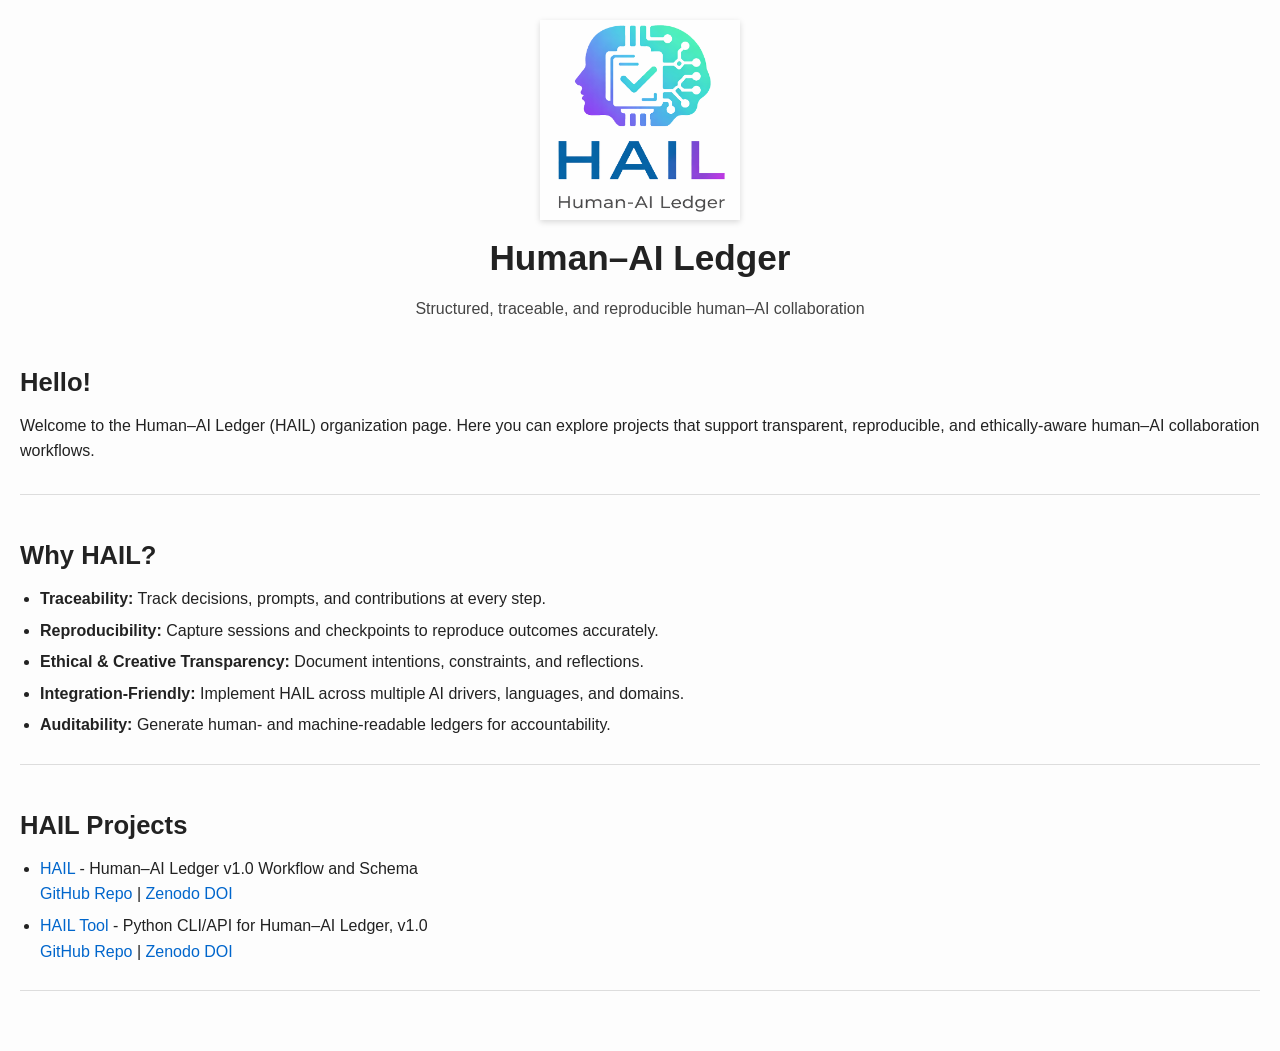
<file: index.html>
<!DOCTYPE html>
<html lang="en">
<head>
  <meta charset="UTF-8">
  <title>HAIL - Human–AI Ledger</title>
  <link rel="stylesheet" href="style.css">
  <link rel="icon" type="image/png" sizes="48x48" href="HAIL-fav48.png">
  <link rel="icon" type="image/png" sizes="32x32" href="HAIL-fav32.png">
  <meta name="google-site-verification" content="PjX4Dkv3KrE0tCdQ_hXOQ3Shh1joqhOG4mzCaAuvVgo" />
</head>
<body>
  <header>
    <img src="HAIL.png" alt="HAIL Logo" style="height:200px; width:auto;">
    <h1>Human–AI Ledger</h1>
    <p>Structured, traceable, and reproducible human–AI collaboration</p>
  </header>

  <main>
    <section id="hello">
      <h2>Hello!</h2>
      <p>Welcome to the Human–AI Ledger (HAIL) organization page. Here you can explore projects that 
         support transparent, reproducible, and ethically-aware human–AI collaboration workflows.</p>
    </section>

    <section id="benefits">
      <h2>Why HAIL?</h2>
      <ul>
        <li><strong>Traceability:</strong> Track decisions, prompts, and contributions at every step.</li>
        <li><strong>Reproducibility:</strong> Capture sessions and checkpoints to reproduce outcomes accurately.</li>
        <li><strong>Ethical & Creative Transparency:</strong> Document intentions, constraints, and reflections.</li>
        <li><strong>Integration-Friendly:</strong> Implement HAIL across multiple AI drivers, languages, and domains.</li>
        <li><strong>Auditability:</strong> Generate human- and machine-readable ledgers for accountability.</li>
      </ul>
    </section>

    <section id="projects">
      <h2>HAIL Projects</h2>
      <ul>
        <li> 
          <a href="repos/hail.html">HAIL</a> - Human–AI Ledger v1.0 Workflow and Schema
          <br>
          <a href="https://github.com/human-ai-ledger/HAIL">GitHub Repo</a> | 
          <a href="https://doi.org/10.5281/zenodo.17597705">Zenodo DOI</a>
        </li>
        <li>
          <a href="repos/hail-tool.html">HAIL Tool</a> - Python CLI/API for Human–AI Ledger, v1.0
          <br>
          <a href="https://github.com/human-ai-ledger/hail-tool">GitHub Repo</a> | 
          <a href="https://doi.org/10.5281/zenodo.17597705">Zenodo DOI</a>
        </li>
        <!-- Add more repos here -->
      </ul>
    </section>
  </main>
</body>
</html>
</file>
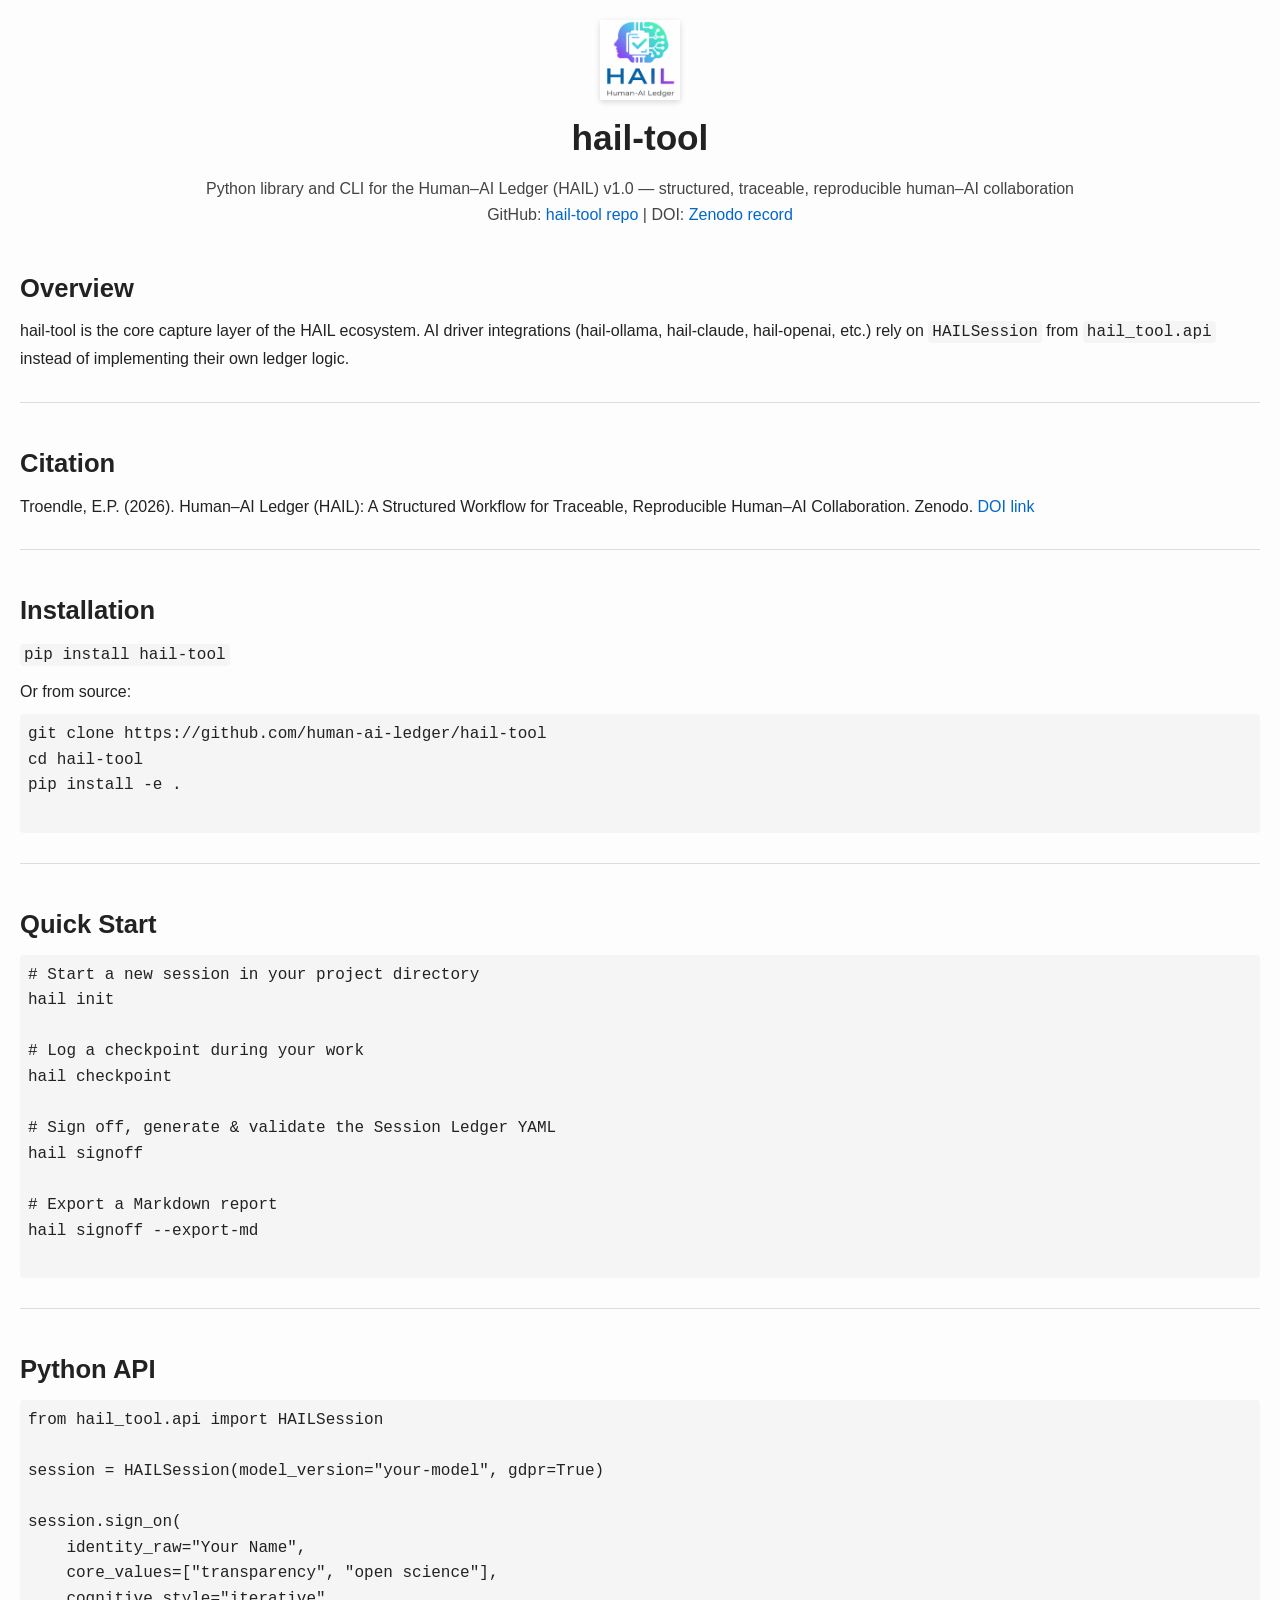
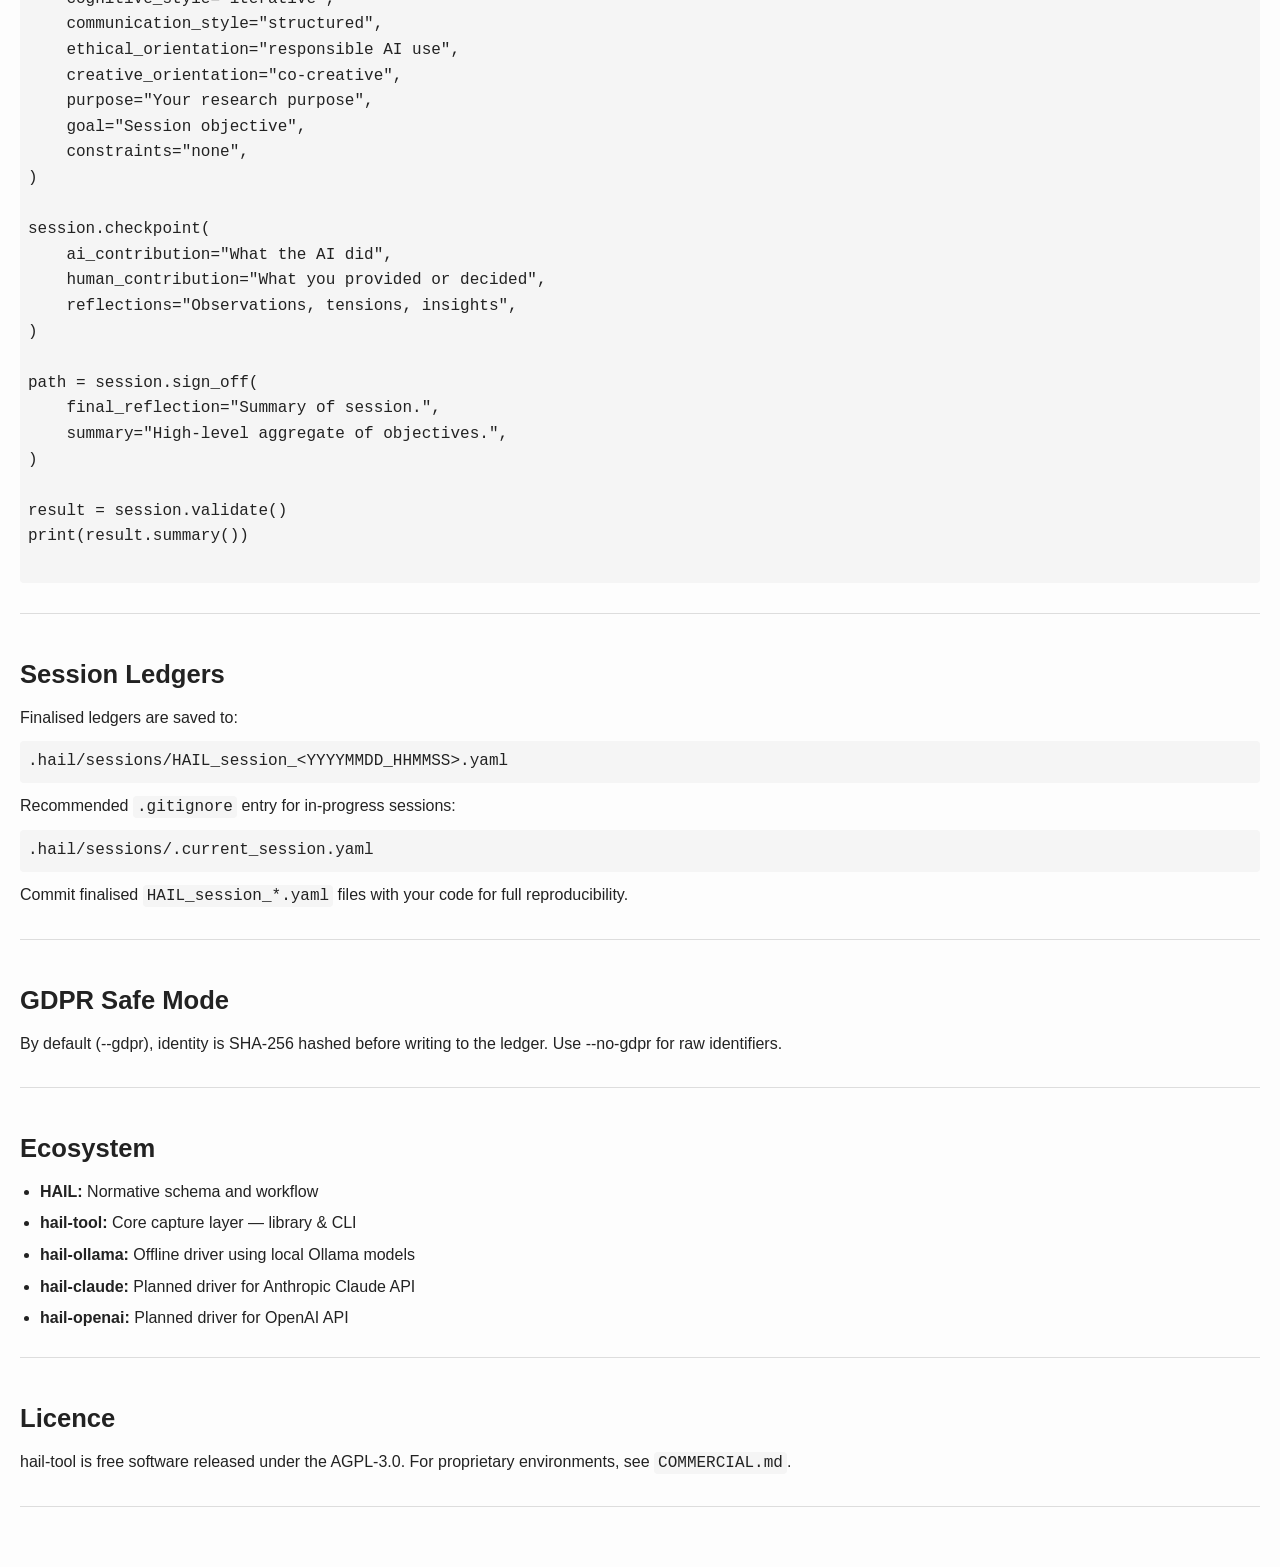
<file: repos/hail-tool.html>
<!DOCTYPE html>
<html lang="en">
<head>
  <meta charset="UTF-8">
  <title>hail-tool - Human–AI Ledger</title>
  <link rel="stylesheet" href="../style.css">
  <link rel="icon" type="image/png" sizes="32x32" href="../HAIL-32.png">
  <link rel="icon" type="image/png" sizes="16x16" href="../HAIL-16.png">
</head>
<header>
  <a href="https://human-ai-ledger.github.io/">
    <img src="../HAIL.png" alt="HAIL Logo" style="height:80px; width:auto;">
  </a>
  <h1>hail-tool</h1>
  <p>Python library and CLI for the Human–AI Ledger (HAIL) v1.0 — structured, traceable, reproducible human–AI collaboration</p>
  <p>
    GitHub: <a href="https://github.com/human-ai-ledger/hail-tool">hail-tool repo</a> |
    DOI: <a href="https://doi.org/10.5281/zenodo.17597705">Zenodo record</a>
  </p>
</header>
<section>
  <h2>Overview</h2>
  <p>hail-tool is the core capture layer of the HAIL ecosystem. AI driver integrations 
     (hail-ollama, hail-claude, hail-openai, etc.) rely on <code>HAILSession</code> 
     from <code>hail_tool.api</code> instead of implementing their own ledger logic.</p>
</section>
<section>
  <h2>Citation</h2>
  <p>Troendle, E.P. (2026). Human–AI Ledger (HAIL): A Structured Workflow for Traceable, Reproducible Human–AI Collaboration. Zenodo. 
     <a href="https://doi.org/10.5281/zenodo.17597705">DOI link</a></p>
</section>
<section>
  <h2>Installation</h2>
  <p><code>pip install hail-tool</code></p>
  <p>Or from source:</p>
  <pre>
git clone https://github.com/human-ai-ledger/hail-tool
cd hail-tool
pip install -e .
  </pre>
</section>
<section>
  <h2>Quick Start</h2>
  <pre>
# Start a new session in your project directory
hail init

# Log a checkpoint during your work
hail checkpoint

# Sign off, generate & validate the Session Ledger YAML
hail signoff

# Export a Markdown report
hail signoff --export-md
  </pre>
</section>
<section>
  <h2>Python API</h2>
  <pre>
from hail_tool.api import HAILSession

session = HAILSession(model_version="your-model", gdpr=True)

session.sign_on(
    identity_raw="Your Name",
    core_values=["transparency", "open science"],
    cognitive_style="iterative",
    communication_style="structured",
    ethical_orientation="responsible AI use",
    creative_orientation="co-creative",
    purpose="Your research purpose",
    goal="Session objective",
    constraints="none",
)

session.checkpoint(
    ai_contribution="What the AI did",
    human_contribution="What you provided or decided",
    reflections="Observations, tensions, insights",
)

path = session.sign_off(
    final_reflection="Summary of session.",
    summary="High-level aggregate of objectives.",
)

result = session.validate()
print(result.summary())
  </pre>
</section>

<section>
  <h2>Session Ledgers</h2>
  <p>Finalised ledgers are saved to:</p>
  <pre>.hail/sessions/HAIL_session_&lt;YYYYMMDD_HHMMSS&gt;.yaml</pre>
  <p>Recommended <code>.gitignore</code> entry for in-progress sessions:</p>
  <pre>.hail/sessions/.current_session.yaml</pre>
  <p>Commit finalised <code>HAIL_session_*.yaml</code> files with your code for full reproducibility.</p>
</section>

<section>
  <h2>GDPR Safe Mode</h2>
<p>By default (--gdpr), identity is SHA-256 hashed before writing to the ledger. Use --no-gdpr for raw identifiers.</p>
</section>

<section>
  <h2>Ecosystem</h2>
  <ul>
    <li><strong>HAIL:</strong> Normative schema and workflow</li>
    <li><strong>hail-tool:</strong> Core capture layer — library & CLI</li>
    <li><strong>hail-ollama:</strong> Offline driver using local Ollama models</li>
    <li><strong>hail-claude:</strong> Planned driver for Anthropic Claude API</li>
    <li><strong>hail-openai:</strong> Planned driver for OpenAI API</li>
  </ul>
</section>

<section>
  <h2>Licence</h2>
  <p>hail-tool is free software released under the AGPL-3.0.  
     For proprietary environments, see <code>COMMERCIAL.md</code>.</p>
</section>
</file>
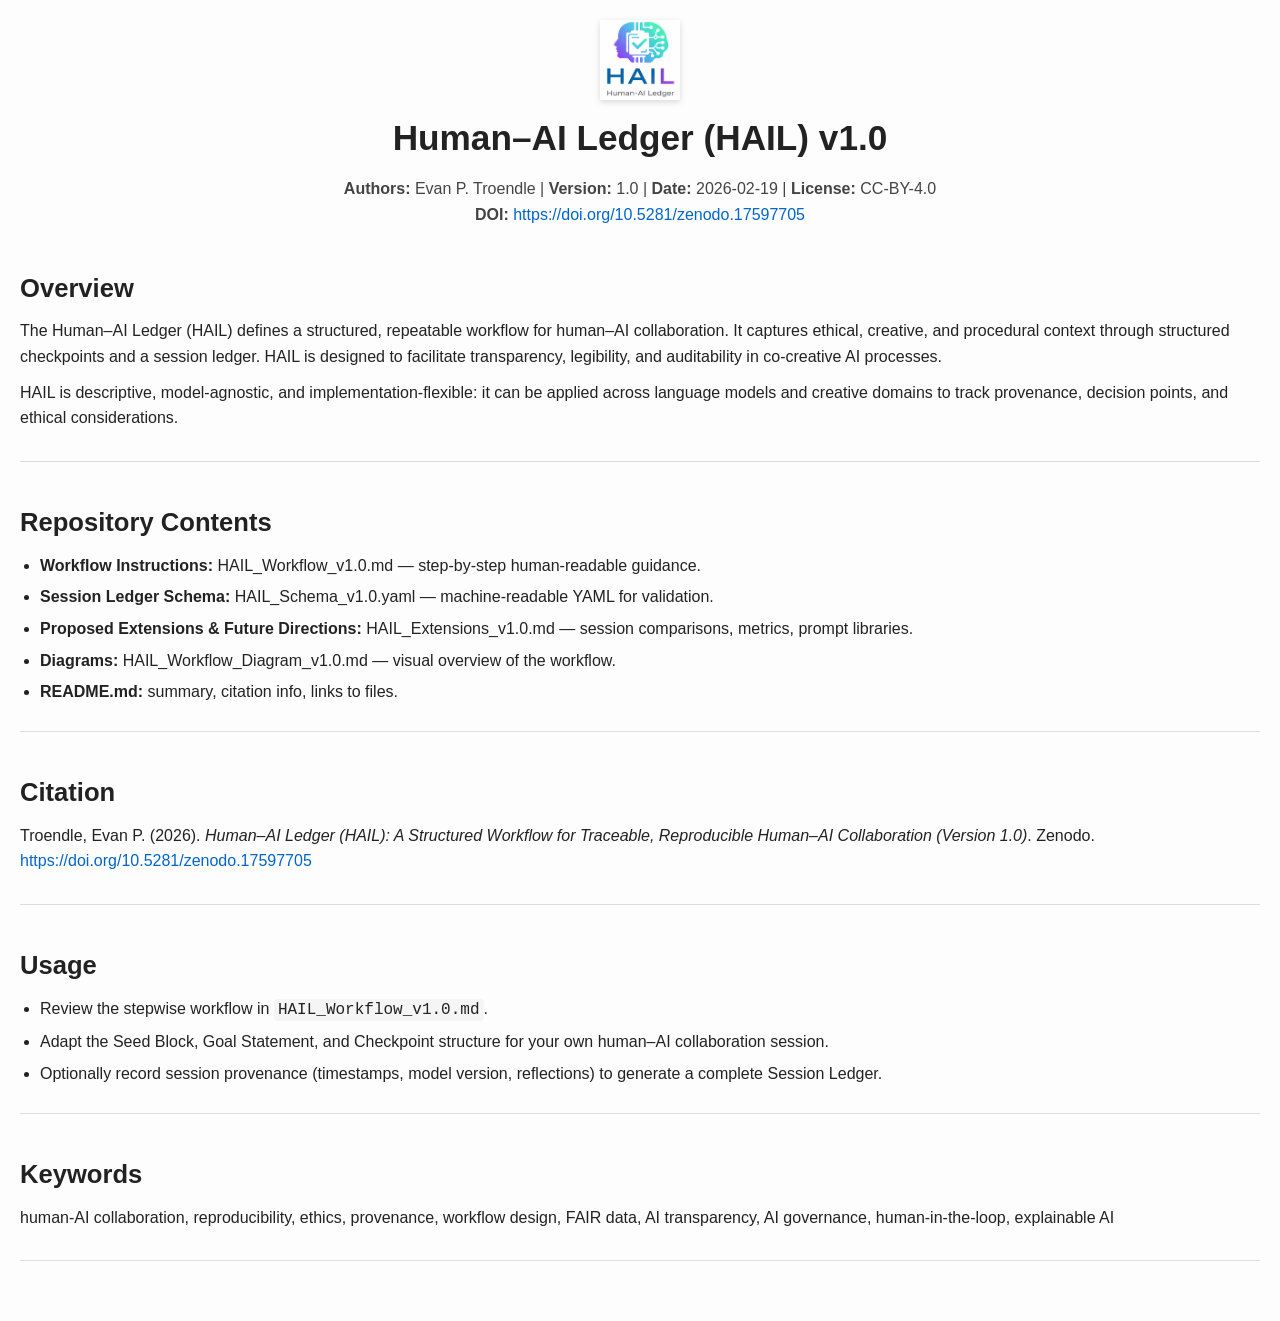
<file: repos/hail.html>
<!DOCTYPE html>
<html lang="en">
<head>
  <meta charset="UTF-8">
  <title>HAIL - Human–AI Ledger v1.0</title>
  <link rel="stylesheet" href="../style.css">
  <link rel="icon" type="image/png" sizes="32x32" href="../HAIL-32.png">
  <link rel="icon" type="image/png" sizes="16x16" href="../HAIL-16.png">
</head>
<body>
  <header>
    <a href="https://human-ai-ledger.github.io/">
      <img src="../HAIL.png" alt="HAIL Logo" style="height:80px; width:auto;">
    </a>
    <h1>Human–AI Ledger (HAIL) v1.0</h1>
    <p><strong>Authors:</strong> Evan P. Troendle | <strong>Version:</strong> 1.0 | <strong>Date:</strong> 2026-02-19 | <strong>License:</strong> CC-BY-4.0</p>
    <p><strong>DOI:</strong> <a href="https://doi.org/10.5281/zenodo.17597705">https://doi.org/10.5281/zenodo.17597705</a></p>
  </header>

  <section>
    <h2>Overview</h2>
    <p>The Human–AI Ledger (HAIL) defines a structured, repeatable workflow for human–AI collaboration. 
       It captures ethical, creative, and procedural context through structured checkpoints and a session ledger.
       HAIL is designed to facilitate transparency, legibility, and auditability in co-creative AI processes.</p>
    <p>HAIL is descriptive, model-agnostic, and implementation-flexible: it can be applied across language models 
       and creative domains to track provenance, decision points, and ethical considerations.</p>
  </section>

  <section>
    <h2>Repository Contents</h2>
    <ul>
      <li><strong>Workflow Instructions:</strong> HAIL_Workflow_v1.0.md — step-by-step human-readable guidance.</li>
      <li><strong>Session Ledger Schema:</strong> HAIL_Schema_v1.0.yaml — machine-readable YAML for validation.</li>
      <li><strong>Proposed Extensions & Future Directions:</strong> HAIL_Extensions_v1.0.md — session comparisons, metrics, prompt libraries.</li>
      <li><strong>Diagrams:</strong> HAIL_Workflow_Diagram_v1.0.md — visual overview of the workflow.</li>
      <li><strong>README.md:</strong> summary, citation info, links to files.</li>
    </ul>
  </section>

  <section>
    <h2>Citation</h2>
    <p>Troendle, Evan P. (2026). <em>Human–AI Ledger (HAIL): A Structured Workflow for Traceable, Reproducible Human–AI Collaboration (Version 1.0)</em>. Zenodo. 
       <a href="https://doi.org/10.5281/zenodo.17597705">https://doi.org/10.5281/zenodo.17597705</a></p>
  </section>

  <section>
    <h2>Usage</h2>
    <ul>
      <li>Review the stepwise workflow in <code>HAIL_Workflow_v1.0.md</code>.</li>
      <li>Adapt the Seed Block, Goal Statement, and Checkpoint structure for your own human–AI collaboration session.</li>
      <li>Optionally record session provenance (timestamps, model version, reflections) to generate a complete Session Ledger.</li>
    </ul>
  </section>

  <section>
    <h2>Keywords</h2>
    <p>human-AI collaboration, reproducibility, ethics, provenance, workflow design, FAIR data, AI transparency, AI governance, human-in-the-loop, explainable AI</p>
  </section>
</body>
</html>
</file>
<file: style.css>
/* Reset some defaults */
body, h1, h2, h3, p, pre, ul, li {
    margin: 0;
    padding: 0;
}

body {
    font-family: "Segoe UI", Tahoma, Geneva, Verdana, sans-serif;
    font-size: 16px;
    line-height: 1.6;
    color: #222;
    background-color: #fdfdfd;
    padding: 20px;
}

/* Links */
a {
    color: #0066cc;
    text-decoration: none;
}

a:hover {
    text-decoration: underline;
}

header {
    text-align: center;
    margin-bottom: 40px;
}

header img {
    display: block;
    margin: 0 auto 10px auto;
}

header h1 {
    font-size: 2.2em;
    margin-bottom: 10px;
}

header p {
    font-size: 1em;
    color: #444;
}

section {
    margin-bottom: 40px;
    padding-bottom: 20px;
    border-bottom: 1px solid #ddd;
}

section h2 {
    font-size: 1.6em;
    color: #222;
    margin-bottom: 10px;
}

section p {
    margin-bottom: 10px;
}

section ul {
    padding-left: 20px;
}

section ul li {
    margin-bottom: 6px;
}

pre, code {
    font-family: "Courier New", Courier, monospace;
    background-color: #f5f5f5;
    padding: 8px;
    border-radius: 4px;
    overflow-x: auto;
}

/* Inline code */
code {
    padding: 2px 4px;
}

/* Block code */
pre {
    margin-bottom: 10px;
}

table {
    border-collapse: collapse;
    width: 100%;
    margin-bottom: 20px;
}

table th, table td {
    border: 1px solid #ccc;
    padding: 8px 12px;
    text-align: left;
}

table th {
    background-color: #eee;
}

/* Hover highlight for sections */
section:hover {
    background-color: #fafafa;
    transition: background-color 0.2s;
}

/* Shadow for logo */
header img {
    box-shadow: 0 2px 6px rgba(0,0,0,0.15);
}
</file>
